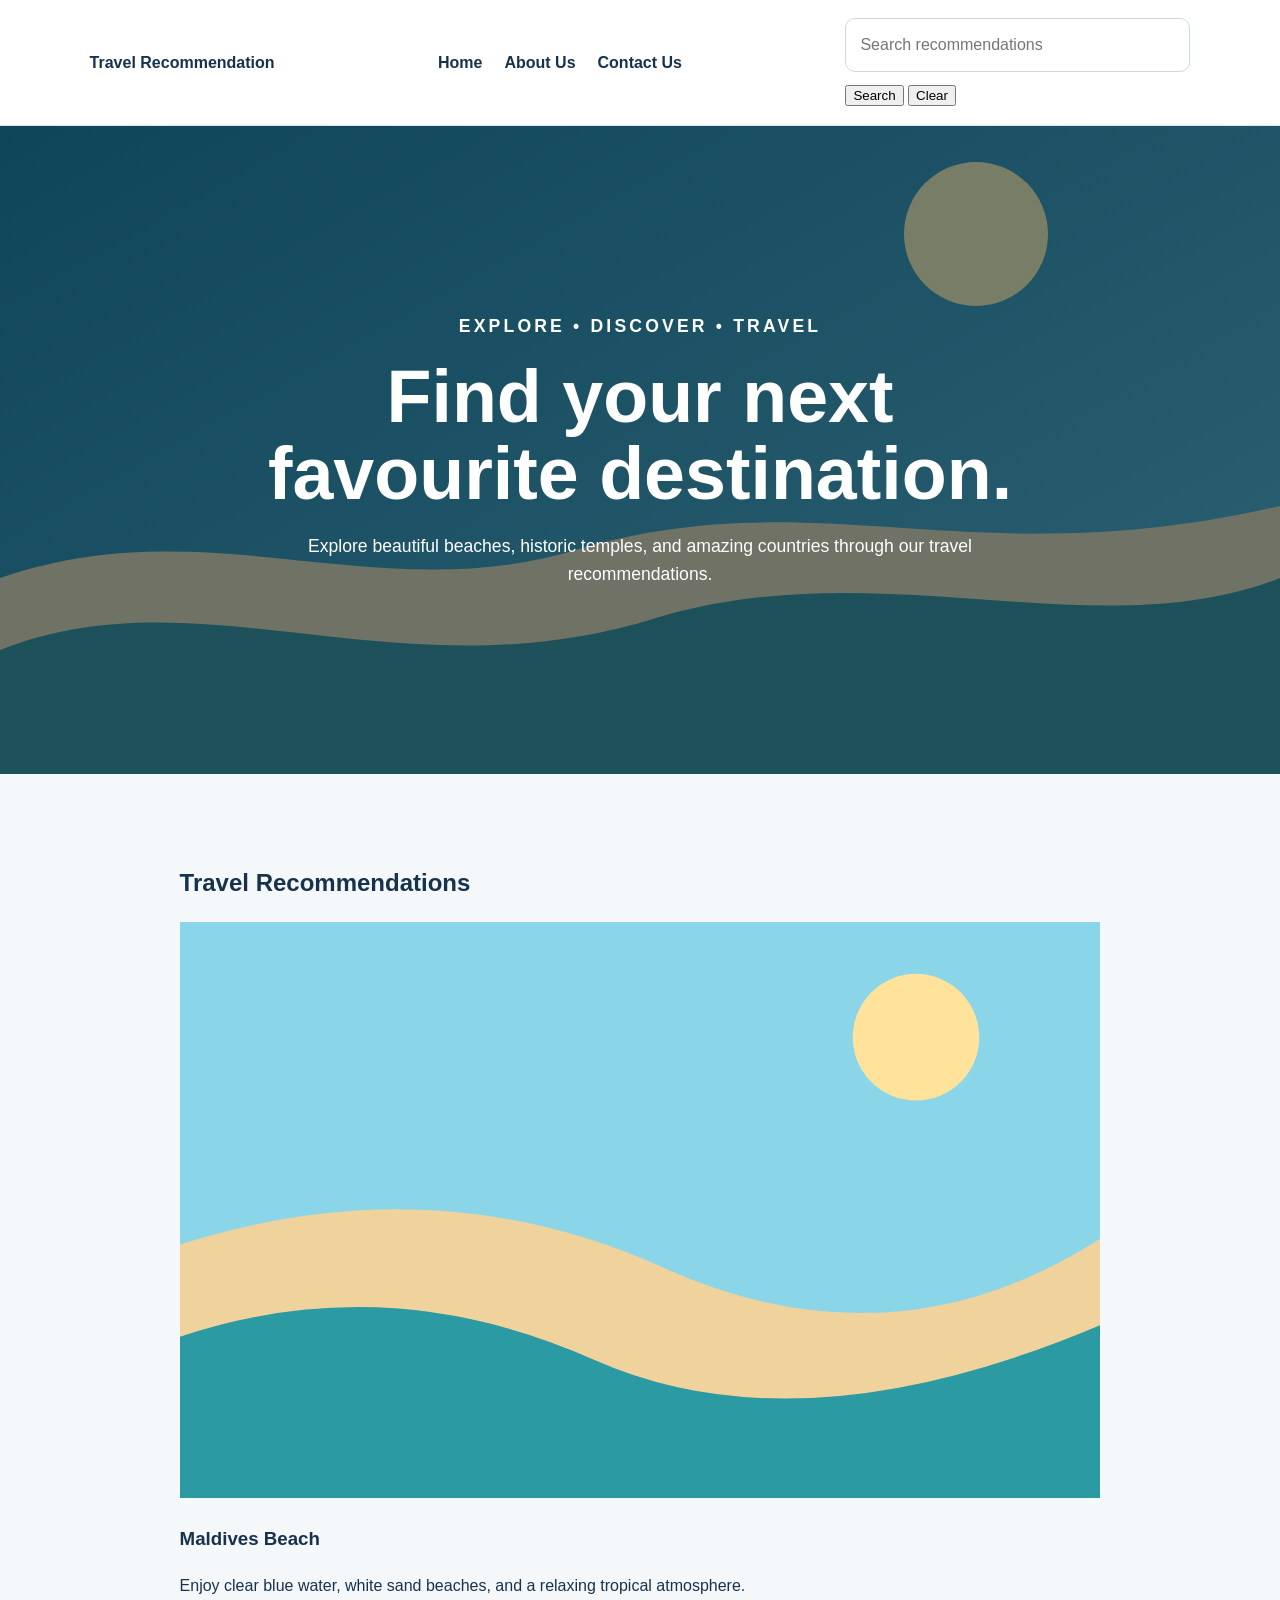
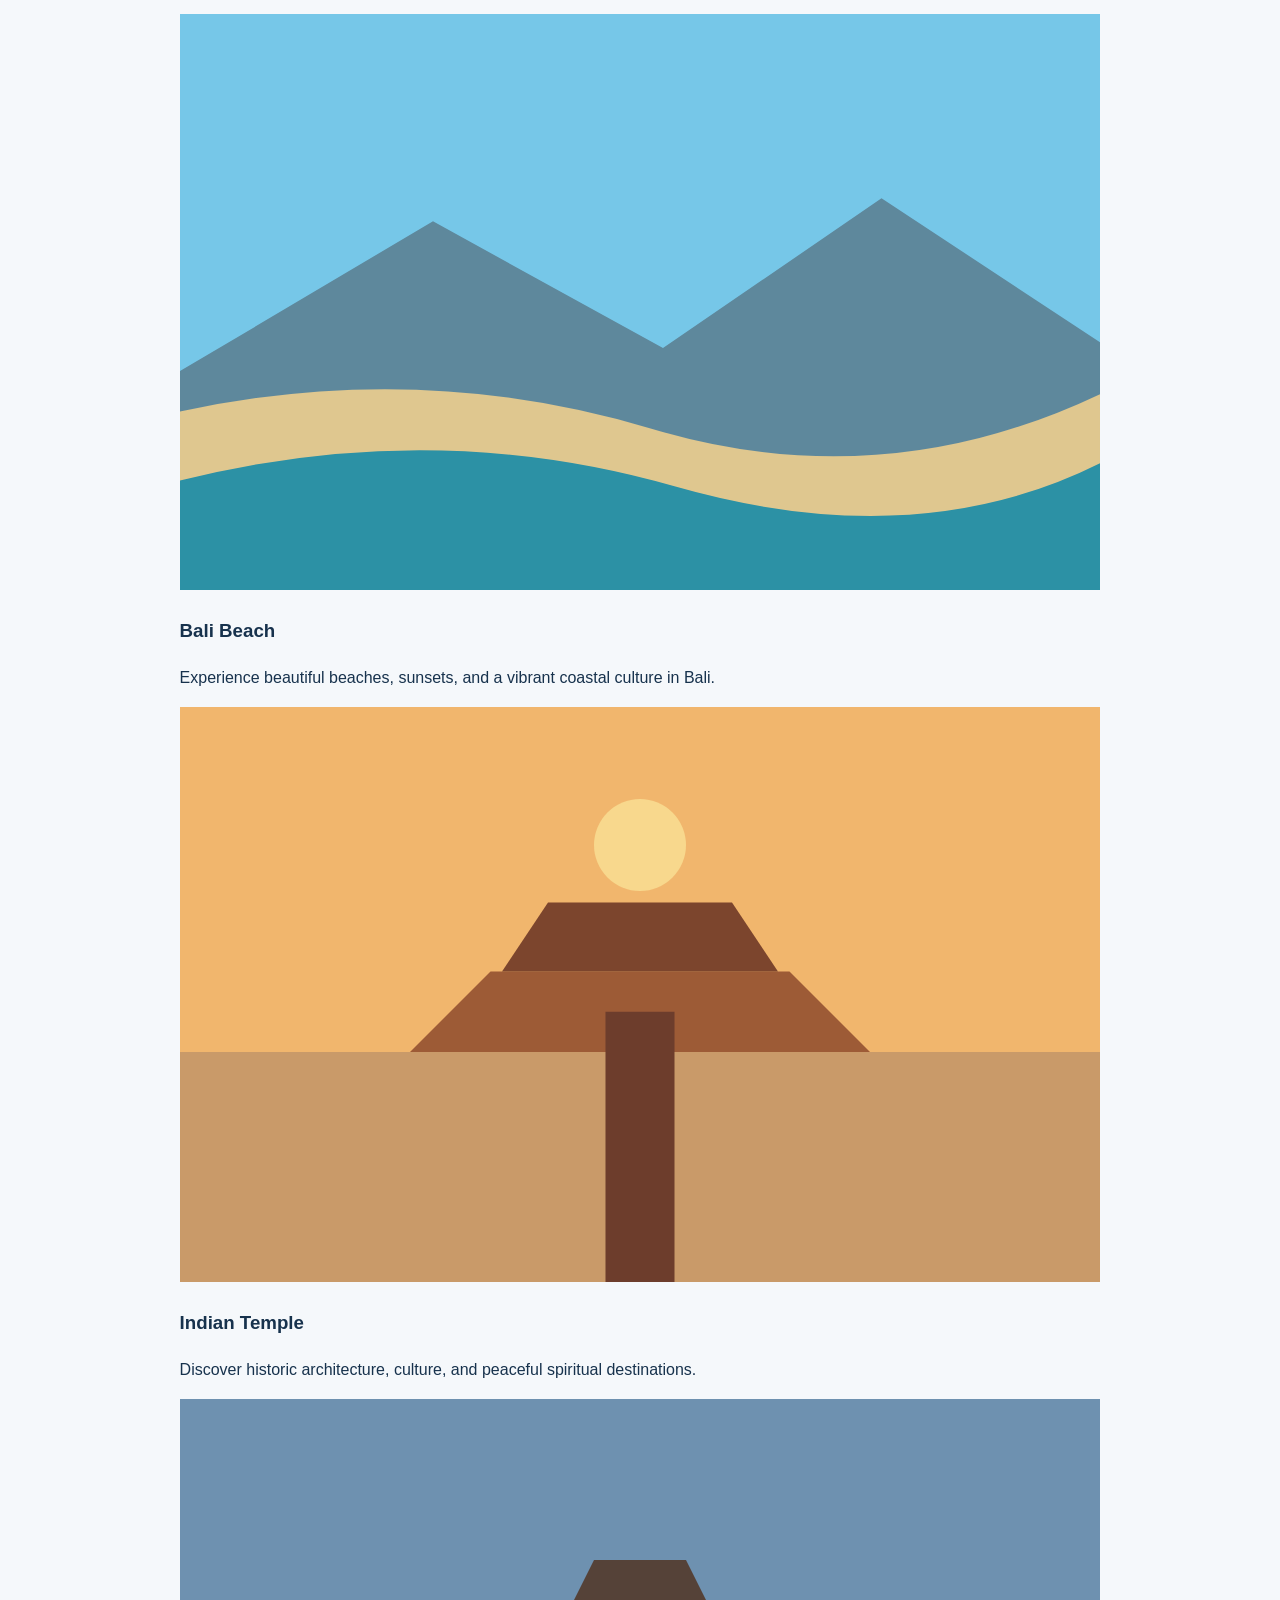
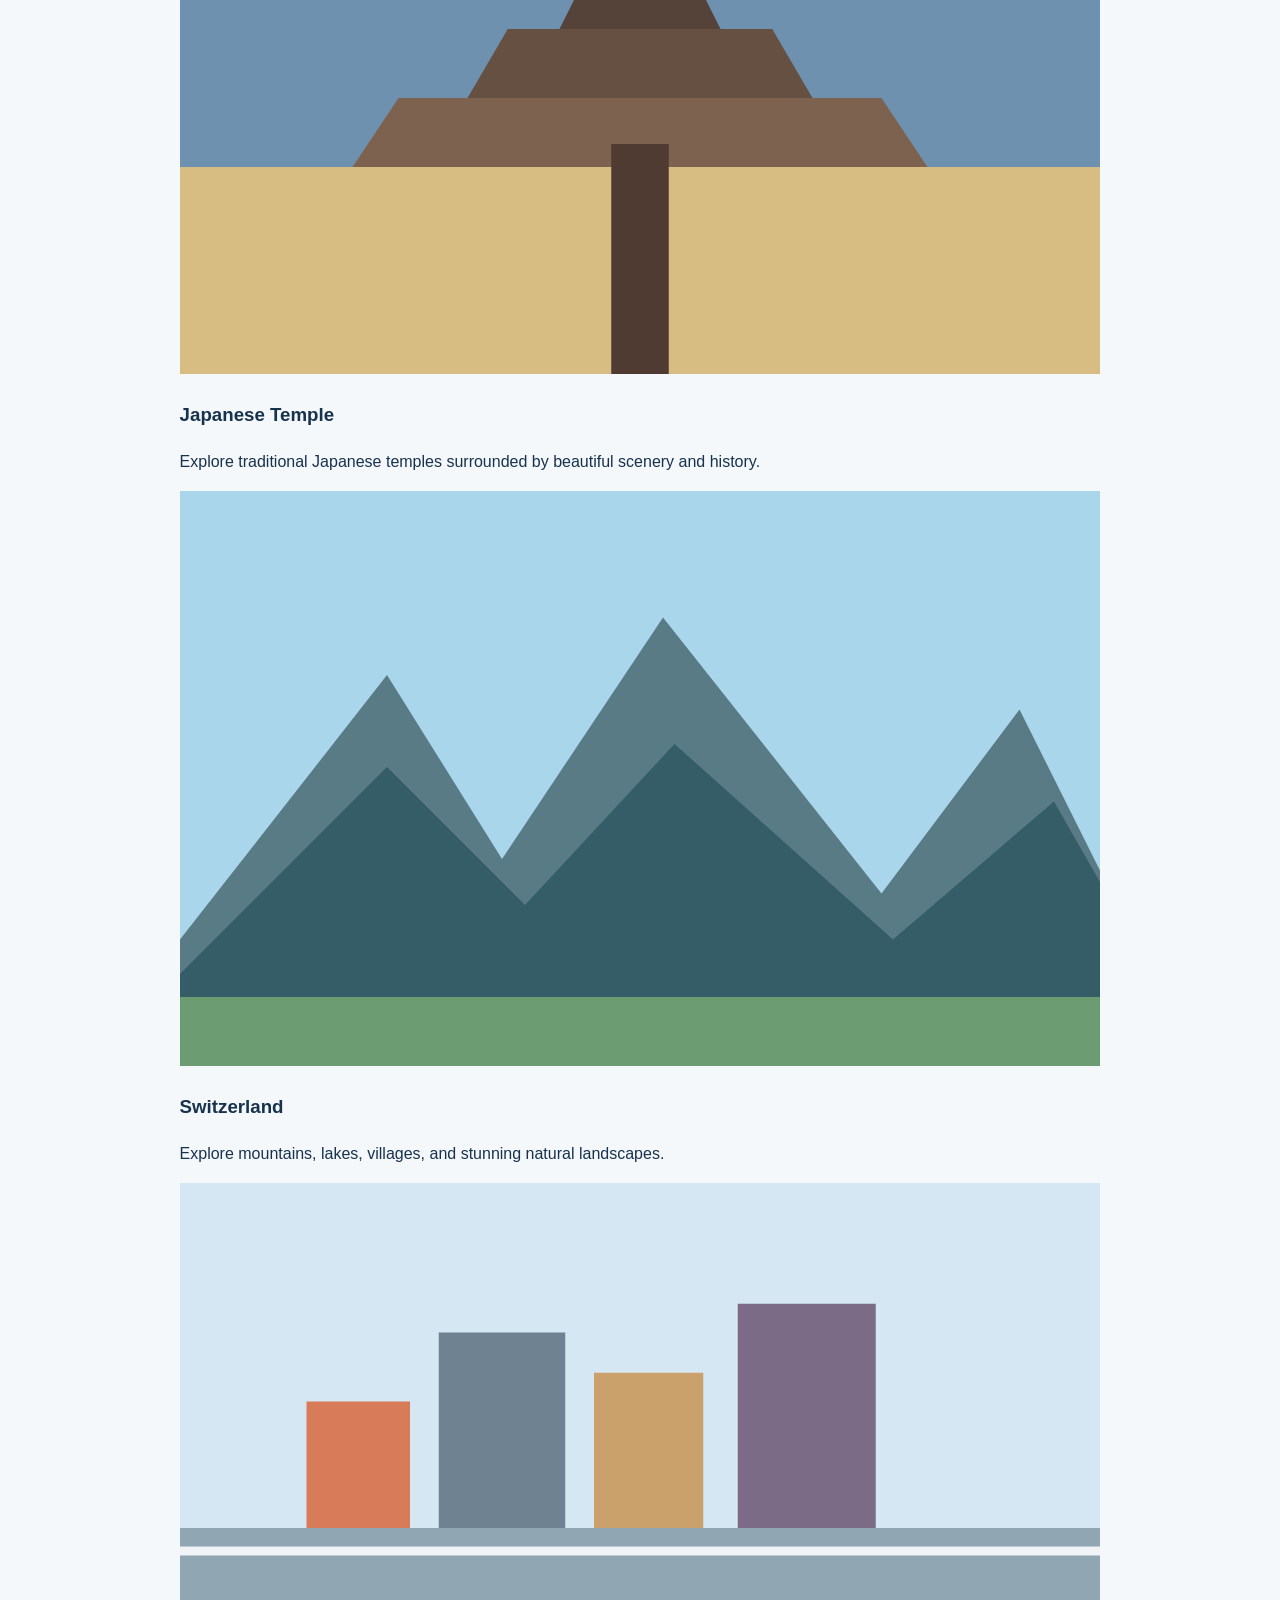
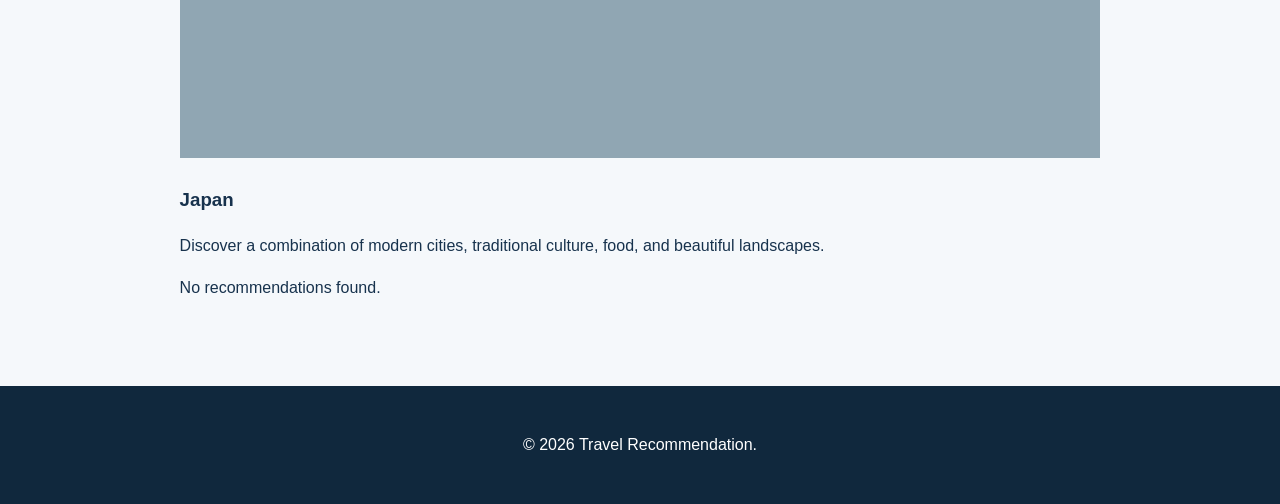
<file: index.html>
<!DOCTYPE html>
<html lang="en">
<head>
  <meta charset="UTF-8">
  <meta name="viewport" content="width=device-width, initial-scale=1.0">
  <title>Travel Recommendation</title>
  <link rel="stylesheet" href="style.css">
</head>

<body>

  <header class="navbar">

    <div class="brand">Travel Recommendation</div>

    <nav class="nav-links">
      <a href="index.html">Home</a>
      <a href="about.html">About Us</a>
      <a href="contact.html">Contact Us</a>
    </nav>

    <div class="search-container">
      <input
        type="text"
        id="searchInput"
        placeholder="Search recommendations"
        aria-label="Search recommendations"
      >

      <button type="button" id="searchButton">Search</button>
      <button type="button" id="clearButton">Clear</button>
    </div>

  </header>

  <main>

    <section class="hero">
      <div class="hero-content">
        <p class="eyebrow">Explore • Discover • Travel</p>

        <h1>Find your next favourite destination.</h1>

        <p>
          Explore beautiful beaches, historic temples, and amazing countries
          through our travel recommendations.
        </p>
      </div>
    </section>

    <section class="section">

      <h2>Travel Recommendations</h2>

      <div id="recommendations">

        <!-- Beach Recommendation 1 -->
        <article class="recommendation-card" data-category="beach">
          <img src="images/beach-1.svg" alt="Beautiful tropical beach">
          <div class="card-content">
            <h3>Maldives Beach</h3>
            <p>
              Enjoy clear blue water, white sand beaches, and a relaxing
              tropical atmosphere.
            </p>
          </div>
        </article>

        <!-- Beach Recommendation 2 -->
        <article class="recommendation-card" data-category="beach">
          <img src="images/beach-2.svg" alt="Beautiful sunset beach">
          <div class="card-content">
            <h3>Bali Beach</h3>
            <p>
              Experience beautiful beaches, sunsets, and a vibrant coastal
              culture in Bali.
            </p>
          </div>
        </article>

        <!-- Temple Recommendation 1 -->
        <article class="recommendation-card" data-category="temple">
          <img src="images/temple-1.svg" alt="Historic temple">
          <div class="card-content">
            <h3>Indian Temple</h3>
            <p>
              Discover historic architecture, culture, and peaceful spiritual
              destinations.
            </p>
          </div>
        </article>

        <!-- Temple Recommendation 2 -->
        <article class="recommendation-card" data-category="temple">
          <img src="images/temple-2.svg" alt="Traditional temple">
          <div class="card-content">
            <h3>Japanese Temple</h3>
            <p>
              Explore traditional Japanese temples surrounded by beautiful
              scenery and history.
            </p>
          </div>
        </article>

        <!-- Country Recommendation 1 -->
        <article class="recommendation-card" data-category="country">
          <img src="images/country-1.svg" alt="Beautiful country landscape">
          <div class="card-content">
            <h3>Switzerland</h3>
            <p>
              Explore mountains, lakes, villages, and stunning natural
              landscapes.
            </p>
          </div>
        </article>

        <!-- Country Recommendation 2 -->
        <article class="recommendation-card" data-category="country">
          <img src="images/country-2.svg" alt="Beautiful country destination">
          <div class="card-content">
            <h3>Japan</h3>
            <p>
              Discover a combination of modern cities, traditional culture,
              food, and beautiful landscapes.
            </p>
          </div>
        </article>

      </div>

      <p id="noResults" class="no-results">
        No recommendations found.
      </p>

    </section>

  </main>

  <footer>
    <p>&copy; 2026 Travel Recommendation.</p>
  </footer>

  <script>
  const searchInput = document.getElementById("searchInput");
  const searchButton = document.getElementById("searchButton");
  const clearButton = document.getElementById("clearButton");
  const cards = document.querySelectorAll(".recommendation-card");
  const noResults = document.getElementById("noResults");

  function searchRecommendations() {
    const searchTerm = searchInput.value.toLowerCase().trim();
    let visibleCount = 0;

    cards.forEach(function(card) {
      const category = card.dataset.category.toLowerCase();
      const text = card.innerText.toLowerCase();

      if (
        searchTerm === "" ||
        category.includes(searchTerm) ||
        text.includes(searchTerm)
      ) {
        card.style.display = "block";
        visibleCount++;
      } else {
        card.style.display = "none";
      }
    });

    noResults.style.display = visibleCount === 0 ? "block" : "none";
  }

  searchButton.addEventListener("click", searchRecommendations);

  searchInput.addEventListener("keydown", function(event) {
    if (event.key === "Enter") {
      searchRecommendations();
    }
  });

  clearButton.addEventListener("click", function() {
    searchInput.value = "";

    cards.forEach(function(card) {
      card.style.display = "block";
    });

    noResults.style.display = "none";
  });
</script>

</body>
</html>
</file>
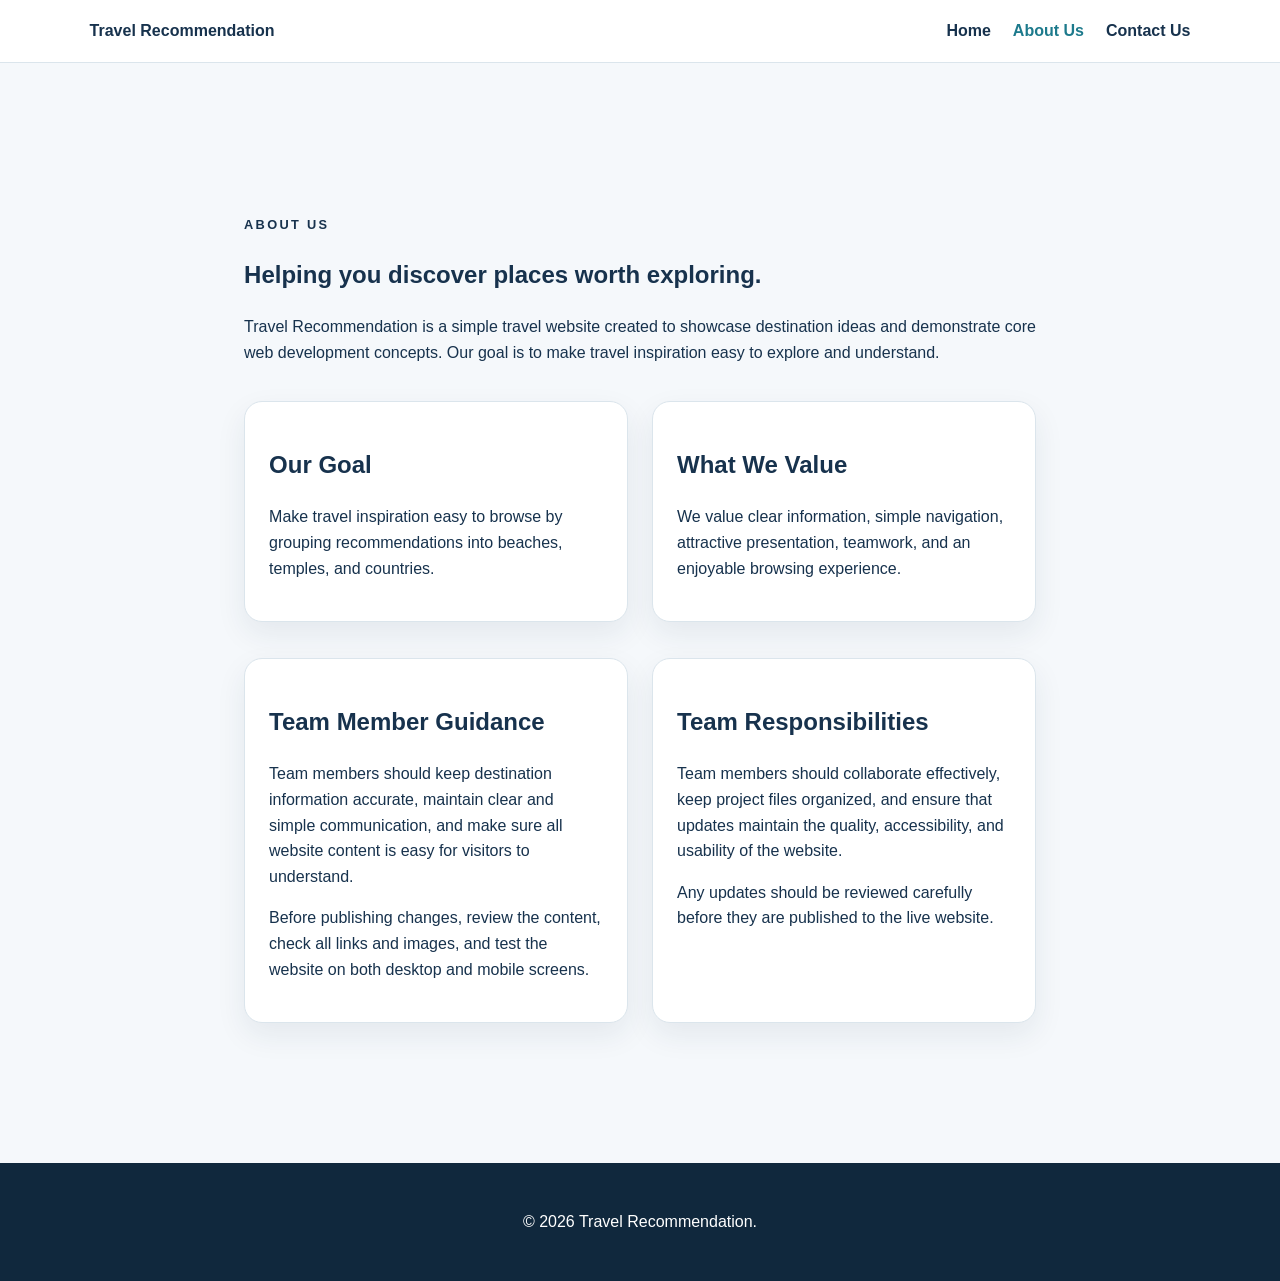
<file: about.html>
<!DOCTYPE html>
<html lang="en">
<head>
  <meta charset="UTF-8">
  <meta name="viewport" content="width=device-width, initial-scale=1.0">
  <title>About Us | Travel Recommendation</title>
  <link rel="stylesheet" href="style.css">
</head>

<body>

  <header class="navbar">
    <div class="brand">Travel Recommendation</div>

    <nav>
      <a href="index.html">Home</a>
      <a href="about.html" class="active">About Us</a>
      <a href="contact.html">Contact Us</a>
    </nav>
  </header>

  <main class="page">

    <section class="section">

      <p class="eyebrow">About us</p>

      <h1>Helping you discover places worth exploring.</h1>

      <p>
        Travel Recommendation is a simple travel website created to showcase
        destination ideas and demonstrate core web development concepts.
        Our goal is to make travel inspiration easy to explore and understand.
      </p>

      <div class="about-grid">

        <div>
          <h2>Our Goal</h2>

          <p>
            Make travel inspiration easy to browse by grouping recommendations
            into beaches, temples, and countries.
          </p>
        </div>

        <div>
          <h2>What We Value</h2>

          <p>
            We value clear information, simple navigation, attractive
            presentation, teamwork, and an enjoyable browsing experience.
          </p>
        </div>

      </div>

      <div class="about-grid">

        <div>
          <h2>Team Member Guidance</h2>

          <p>
            Team members should keep destination information accurate,
            maintain clear and simple communication, and make sure all
            website content is easy for visitors to understand.
          </p>

          <p>
            Before publishing changes, review the content, check all links
            and images, and test the website on both desktop and mobile
            screens.
          </p>
        </div>

        <div>
          <h2>Team Responsibilities</h2>

          <p>
            Team members should collaborate effectively, keep project files
            organized, and ensure that updates maintain the quality,
            accessibility, and usability of the website.
          </p>

          <p>
            Any updates should be reviewed carefully before they are
            published to the live website.
          </p>
        </div>

      </div>

    </section>

  </main>

  <footer>
    <p>&copy; 2026 Travel Recommendation.</p>
  </footer>

</body>
</html>
</file>
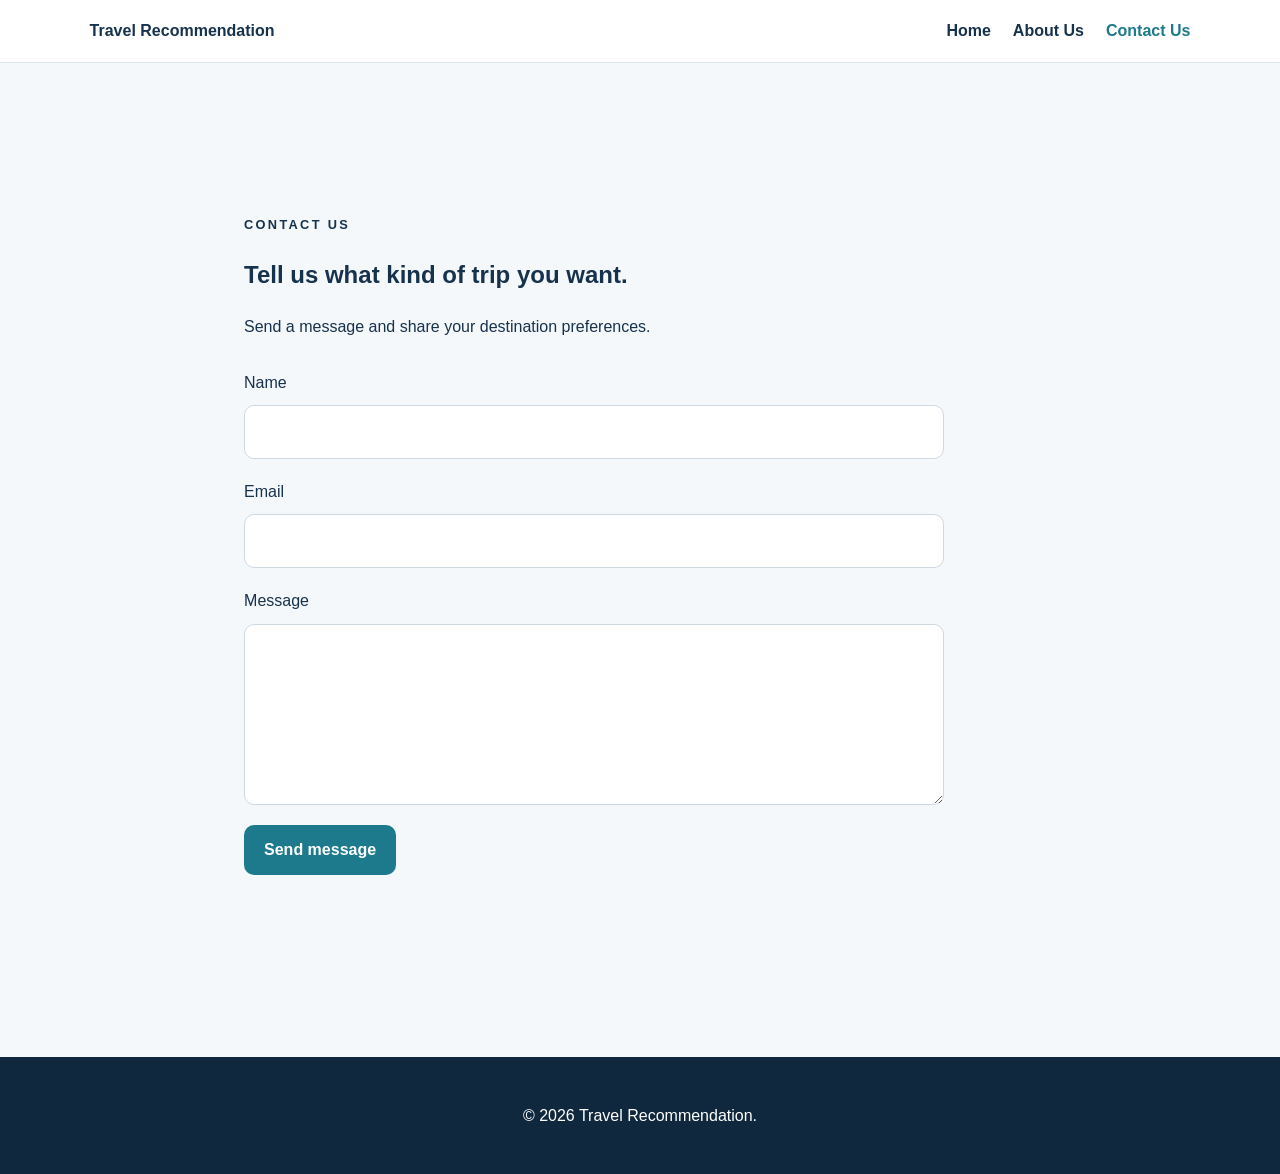
<file: contact.html>
<!DOCTYPE html><html lang="en"><head><meta charset="UTF-8"><meta name="viewport" content="width=device-width,initial-scale=1"><title>Contact Us | Travel Recommendation</title><link rel="stylesheet" href="style.css"></head><body><header class="navbar"><div class="brand">Travel Recommendation</div><nav><a href="index.html">Home</a><a href="about.html">About Us</a><a class="active" href="contact.html">Contact Us</a></nav></header><main class="page"><section class="section"><p class="eyebrow">Contact us</p><h1>Tell us what kind of trip you want.</h1><p>Send a message and share your destination preferences.</p><form class="contact-form" onsubmit="return handleSubmit(event)"><label for="name">Name</label><input id="name" name="name" required><label for="email">Email</label><input id="email" name="email" type="email" required><label for="message">Message</label><textarea id="message" name="message" rows="6" required></textarea><button class="button" type="submit">Send message</button><p id="form-message" class="form-message"></p></form></section></main><footer><p>&copy; 2026 Travel Recommendation.</p></footer><script src="script.js"></script></body></html>
</file>
<file: style.css>
*{box-sizing:border-box}:root{--ink:#17324d;--muted:#5d7185;--paper:#f5f8fb;--white:#fff;--accent:#1d7a8c;--accent-dark:#145a69;--border:#dbe5ec;--shadow:0 12px 30px rgba(23,50,77,.08)}body{margin:0;font-family:-apple-system,BlinkMacSystemFont,"Segoe UI",sans-serif;color:var(--ink);background:var(--paper);line-height:1.6}.navbar{position:sticky;top:0;z-index:10;display:flex;align-items:center;justify-content:space-between;padding:18px 7%;background:rgba(255,255,255,.96);border-bottom:1px solid var(--border)}.brand{font-weight:800}nav{display:flex;gap:22px}nav a{color:var(--ink);text-decoration:none;font-weight:600}nav a:hover,nav a.active{color:var(--accent)}.hero{min-height:72vh;display:grid;place-items:center;padding:80px 7%;background:linear-gradient(rgba(15,45,66,.55),rgba(15,45,66,.55)),url("images/hero.svg") center/cover}.hero-content{max-width:780px;color:#fff;text-align:center}.eyebrow{text-transform:uppercase;letter-spacing:.18em;font-size:.8rem;font-weight:800}.hero h1{font-size:clamp(2.4rem,6vw,4.6rem);line-height:1.05;margin:12px 0 20px}.hero p{font-size:1.1rem}.section,.page{max-width:1100px;margin:auto;padding:70px 7%}.intro{text-align:center;max-width:850px}.category{margin-top:48px}.cards{display:grid;grid-template-columns:repeat(2,minmax(0,1fr));gap:24px}.card{background:var(--white);border:1px solid var(--border);border-radius:18px;overflow:hidden;box-shadow:var(--shadow)}.card img{display:block;width:100%;height:220px;object-fit:cover}.card h4,.card p{margin-left:22px;margin-right:22px}.card h4{margin-top:18px;margin-bottom:8px;font-size:1.25rem}.card p{margin-bottom:22px;color:var(--muted)}.about-grid{display:grid;grid-template-columns:repeat(2,minmax(0,1fr));gap:24px;margin-top:36px}.about-grid>div{background:var(--white);border:1px solid var(--border);border-radius:18px;padding:24px;box-shadow:var(--shadow)}.contact-form{display:grid;gap:10px;max-width:700px;margin-top:30px}input,textarea{width:100%;padding:13px 14px;border:1px solid #cdd9e2;border-radius:10px;font:inherit;margin-bottom:10px}.button{display:inline-block;width:max-content;padding:12px 20px;border:0;border-radius:10px;background:var(--accent);color:#fff;text-decoration:none;font:inherit;font-weight:700;cursor:pointer}.button:hover{background:var(--accent-dark)}.form-message{color:var(--accent-dark);font-weight:600}footer{text-align:center;padding:30px 7%;background:#10283d;color:#fff}@media(max-width:760px){.navbar{align-items:flex-start;gap:12px;flex-direction:column}nav{flex-wrap:wrap}.cards,.about-grid{grid-template-columns:1fr}}
</file>
